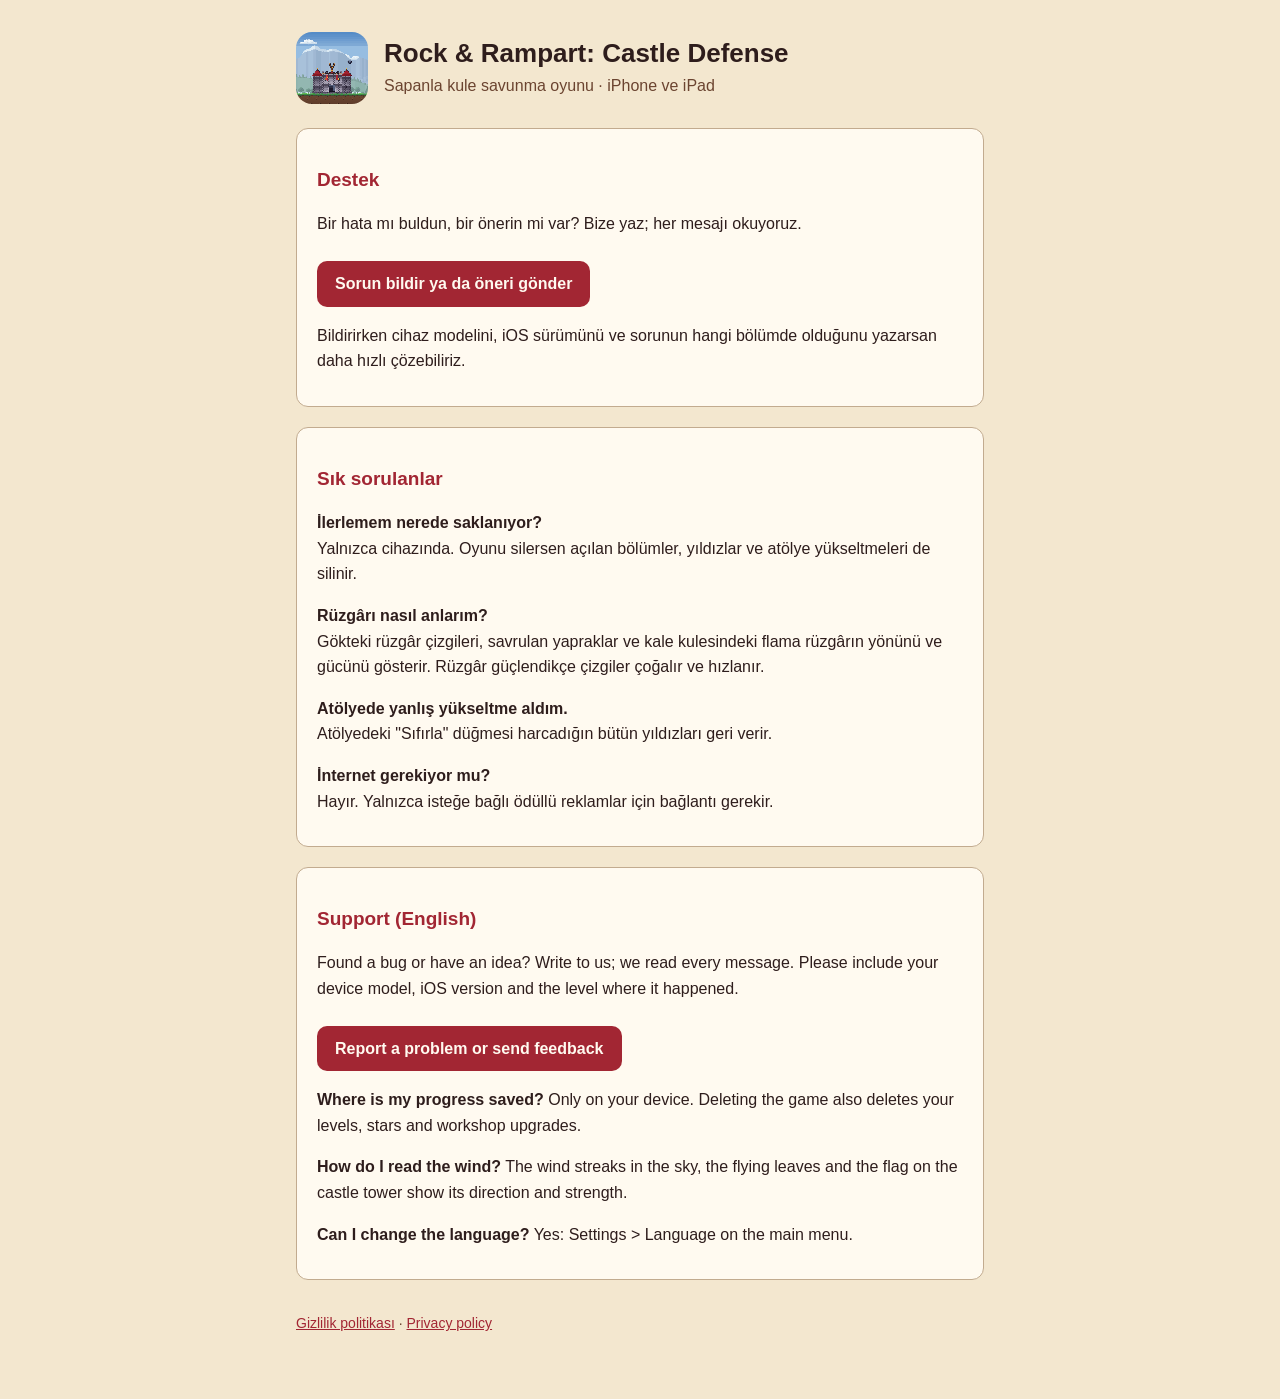
<file: index.html>
<!doctype html>
<html lang="tr">
<head>
	<meta charset="utf-8">
	<meta name="viewport" content="width=device-width, initial-scale=1">
	<title>Rock &amp; Rampart: Castle Defense – Destek</title>
	<meta name="description" content="Rock &amp; Rampart: Castle Defense oyunu için destek ve iletişim.">
	<link rel="icon" href="icon.png">
	<link rel="stylesheet" href="style.css">
</head>
<body>
<main>
	<header>
		<img src="icon.png" alt="Rock &amp; Rampart simgesi">
		<div>
			<h1>Rock &amp; Rampart: Castle Defense</h1>
			<p>Sapanla kule savunma oyunu · iPhone ve iPad</p>
		</div>
	</header>

	<section>
		<h2>Destek</h2>
		<p>Bir hata mı buldun, bir önerin mi var? Bize yaz; her mesajı okuyoruz.</p>
		<a class="button" href="https://github.com/bsozeroglu/rock-and-rampart/issues/new">Sorun bildir ya da öneri gönder</a>
		<p>Bildirirken cihaz modelini, iOS sürümünü ve sorunun hangi bölümde olduğunu yazarsan
		daha hızlı çözebiliriz.</p>
	</section>

	<section>
		<h2>Sık sorulanlar</h2>
		<p><strong>İlerlemem nerede saklanıyor?</strong><br>
		Yalnızca cihazında. Oyunu silersen açılan bölümler, yıldızlar ve atölye yükseltmeleri de silinir.</p>
		<p><strong>Rüzgârı nasıl anlarım?</strong><br>
		Gökteki rüzgâr çizgileri, savrulan yapraklar ve kale kulesindeki flama rüzgârın yönünü ve
		gücünü gösterir. Rüzgâr güçlendikçe çizgiler çoğalır ve hızlanır.</p>
		<p><strong>Atölyede yanlış yükseltme aldım.</strong><br>
		Atölyedeki "Sıfırla" düğmesi harcadığın bütün yıldızları geri verir.</p>
		<p><strong>İnternet gerekiyor mu?</strong><br>
		Hayır. Yalnızca isteğe bağlı ödüllü reklamlar için bağlantı gerekir.</p>
	</section>

	<section id="en" lang="en">
		<h2>Support (English)</h2>
		<p>Found a bug or have an idea? Write to us; we read every message. Please include your device
		model, iOS version and the level where it happened.</p>
		<a class="button" href="https://github.com/bsozeroglu/rock-and-rampart/issues/new">Report a problem or send feedback</a>
		<p><strong>Where is my progress saved?</strong> Only on your device. Deleting the game also
		deletes your levels, stars and workshop upgrades.</p>
		<p><strong>How do I read the wind?</strong> The wind streaks in the sky, the flying leaves and
		the flag on the castle tower show its direction and strength.</p>
		<p><strong>Can I change the language?</strong> Yes: Settings &gt; Language on the main menu.</p>
	</section>

	<nav>
		<a href="gizlilik.html">Gizlilik politikası</a> · <a href="gizlilik.html#en">Privacy policy</a>
	</nav>
</main>
</body>
</html>
</file>
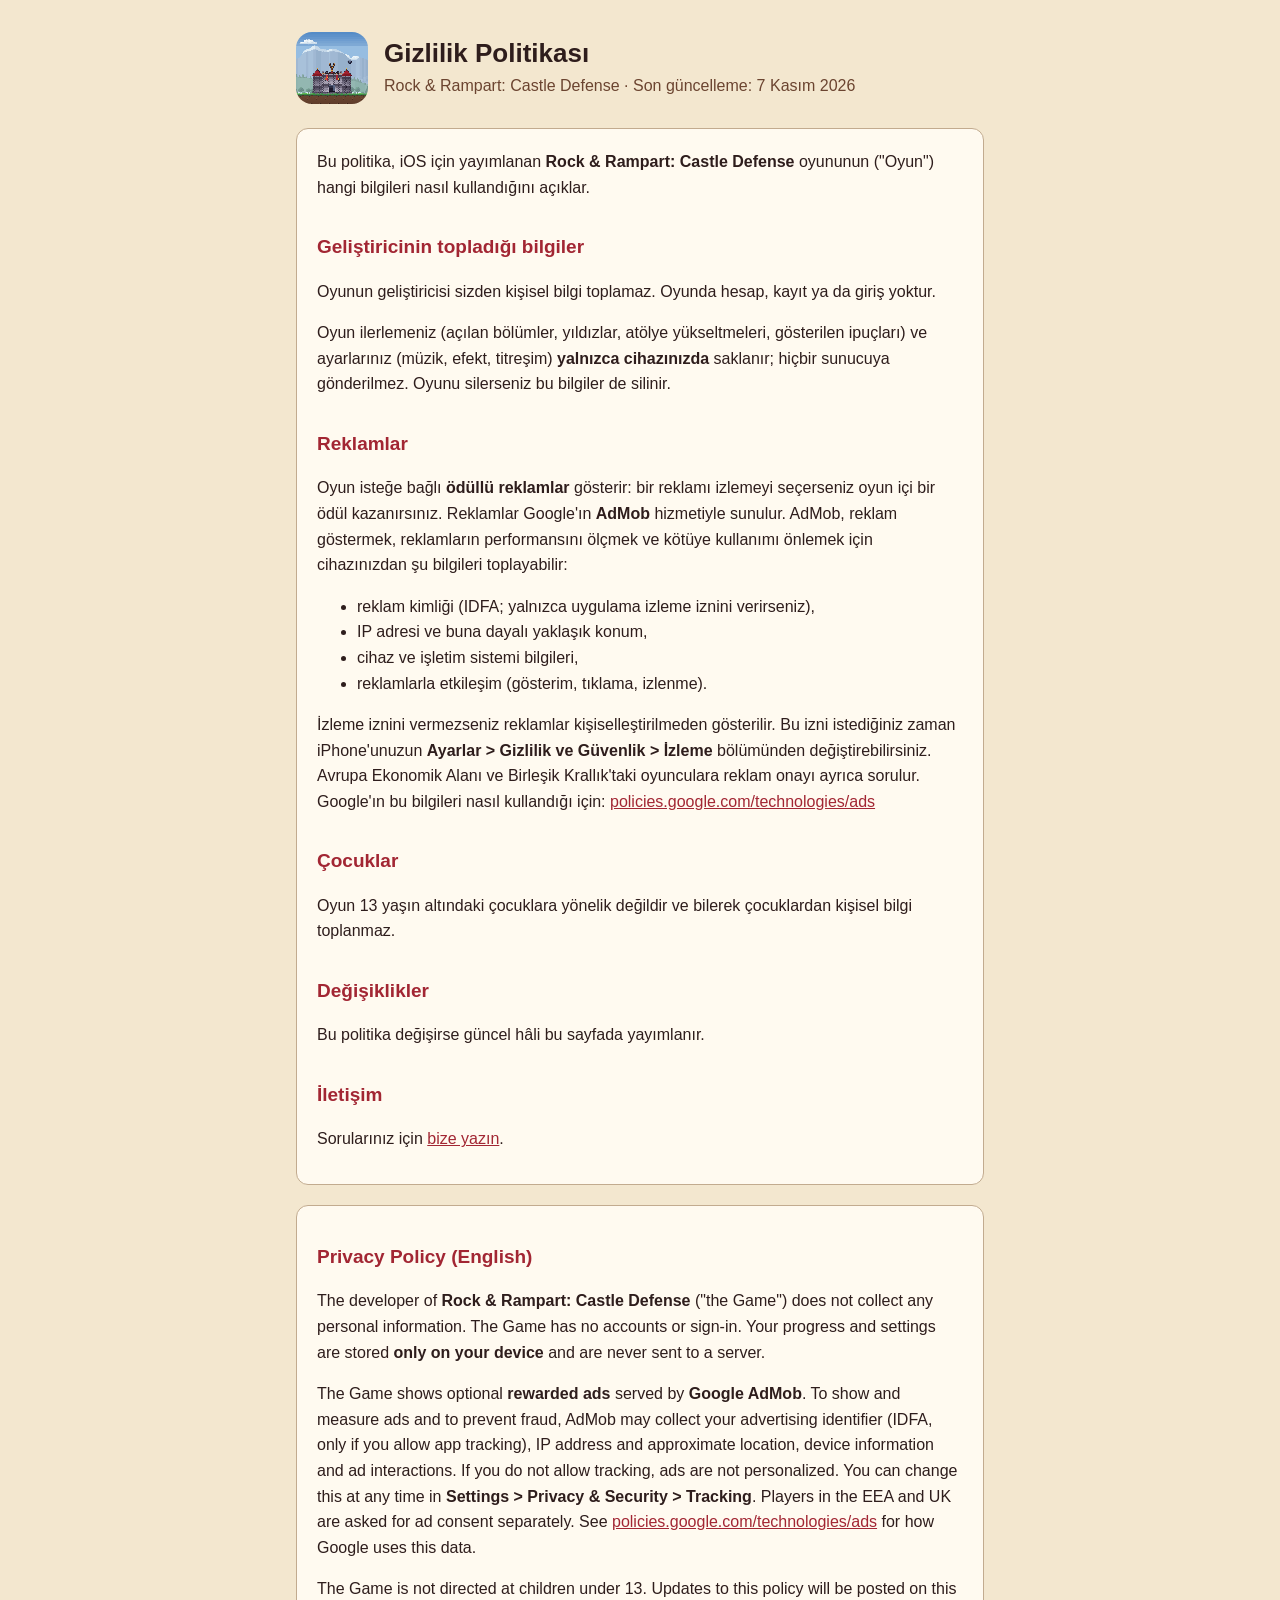
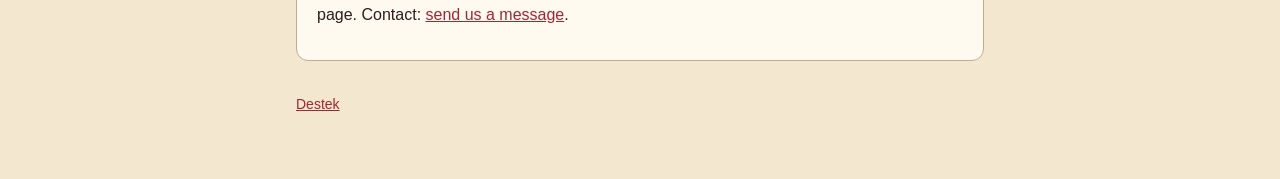
<file: gizlilik.html>
<!doctype html>
<html lang="tr">
<head>
	<meta charset="utf-8">
	<meta name="viewport" content="width=device-width, initial-scale=1">
	<title>Rock &amp; Rampart: Castle Defense – Gizlilik Politikası</title>
	<meta name="description" content="Rock &amp; Rampart: Castle Defense gizlilik politikası.">
	<link rel="icon" href="icon.png">
	<link rel="stylesheet" href="style.css">
</head>
<body>
<main>
	<header>
		<img src="icon.png" alt="Rock &amp; Rampart simgesi">
		<div>
			<h1>Gizlilik Politikası</h1>
			<p>Rock &amp; Rampart: Castle Defense · Son güncelleme: 7 Kasım 2026</p>
		</div>
	</header>

	<section>
		<p>Bu politika, iOS için yayımlanan <strong>Rock &amp; Rampart: Castle Defense</strong> oyununun
		("Oyun") hangi bilgileri nasıl kullandığını açıklar.</p>

		<h2>Geliştiricinin topladığı bilgiler</h2>
		<p>Oyunun geliştiricisi sizden kişisel bilgi toplamaz. Oyunda hesap, kayıt ya da giriş yoktur.</p>
		<p>Oyun ilerlemeniz (açılan bölümler, yıldızlar, atölye yükseltmeleri, gösterilen ipuçları) ve
		ayarlarınız (müzik, efekt, titreşim) <strong>yalnızca cihazınızda</strong> saklanır; hiçbir
		sunucuya gönderilmez. Oyunu silerseniz bu bilgiler de silinir.</p>

		<h2>Reklamlar</h2>
		<p>Oyun isteğe bağlı <strong>ödüllü reklamlar</strong> gösterir: bir reklamı izlemeyi seçerseniz
		oyun içi bir ödül kazanırsınız. Reklamlar Google'ın <strong>AdMob</strong> hizmetiyle sunulur.
		AdMob, reklam göstermek, reklamların performansını ölçmek ve kötüye kullanımı önlemek için
		cihazınızdan şu bilgileri toplayabilir:</p>
		<ul>
			<li>reklam kimliği (IDFA; yalnızca uygulama izleme iznini verirseniz),</li>
			<li>IP adresi ve buna dayalı yaklaşık konum,</li>
			<li>cihaz ve işletim sistemi bilgileri,</li>
			<li>reklamlarla etkileşim (gösterim, tıklama, izlenme).</li>
		</ul>
		<p>İzleme iznini vermezseniz reklamlar kişiselleştirilmeden gösterilir. Bu izni istediğiniz
		zaman iPhone'unuzun <strong>Ayarlar &gt; Gizlilik ve Güvenlik &gt; İzleme</strong> bölümünden
		değiştirebilirsiniz. Avrupa Ekonomik Alanı ve Birleşik Krallık'taki oyunculara reklam onayı
		ayrıca sorulur. Google'ın bu bilgileri nasıl kullandığı için:
		<a href="https://policies.google.com/technologies/ads">policies.google.com/technologies/ads</a></p>

		<h2>Çocuklar</h2>
		<p>Oyun 13 yaşın altındaki çocuklara yönelik değildir ve bilerek çocuklardan kişisel bilgi
		toplanmaz.</p>

		<h2>Değişiklikler</h2>
		<p>Bu politika değişirse güncel hâli bu sayfada yayımlanır.</p>

		<h2>İletişim</h2>
		<p>Sorularınız için <a href="https://github.com/bsozeroglu/rock-and-rampart/issues/new">bize yazın</a>.</p>
	</section>

	<section id="en" lang="en">
		<h2>Privacy Policy (English)</h2>
		<p>The developer of <strong>Rock &amp; Rampart: Castle Defense</strong> ("the Game") does not collect any
		personal information. The Game has no accounts or sign-in. Your progress and settings are stored
		<strong>only on your device</strong> and are never sent to a server.</p>
		<p>The Game shows optional <strong>rewarded ads</strong> served by <strong>Google AdMob</strong>.
		To show and measure ads and to prevent fraud, AdMob may collect your advertising identifier (IDFA,
		only if you allow app tracking), IP address and approximate location, device information and ad
		interactions. If you do not allow tracking, ads are not personalized. You can change this at any
		time in <strong>Settings &gt; Privacy &amp; Security &gt; Tracking</strong>. Players in the EEA and
		UK are asked for ad consent separately. See
		<a href="https://policies.google.com/technologies/ads">policies.google.com/technologies/ads</a>
		for how Google uses this data.</p>
		<p>The Game is not directed at children under 13. Updates to this policy will be posted on this
		page. Contact: <a href="https://github.com/bsozeroglu/rock-and-rampart/issues/new">send us a message</a>.</p>
	</section>

	<nav><a href="index.html">Destek</a></nav>
</main>
</body>
</html>
</file>
<file: style.css>
:root {
	--bg: #f3e7cf;
	--panel: #fffaf0;
	--text: #2e1d1c;
	--muted: #6b4430;
	--accent: #a22633;
	--border: #c2ab8f;
}

@media (prefers-color-scheme: dark) {
	:root {
		--bg: #181425;
		--panel: #262b44;
		--text: #f3e7cf;
		--muted: #c2ab8f;
		--accent: #fee761;
		--border: #3a4466;
	}
}

* {
	box-sizing: border-box;
}

body {
	margin: 0;
	background: var(--bg);
	color: var(--text);
	font: 16px/1.6 -apple-system, BlinkMacSystemFont, "Segoe UI", Roboto, sans-serif;
}

main {
	max-width: 720px;
	margin: 0 auto;
	padding: 32px 16px 64px;
}

header {
	display: flex;
	align-items: center;
	gap: 16px;
	margin-bottom: 24px;
}

header img {
	width: 72px;
	height: 72px;
	border-radius: 16px;
	image-rendering: pixelated;
}

h1 {
	margin: 0;
	font-size: 26px;
	line-height: 1.2;
}

header p {
	margin: 4px 0 0;
	color: var(--muted);
}

h2 {
	margin-top: 32px;
	font-size: 19px;
	color: var(--accent);
}

section {
	background: var(--panel);
	border: 1px solid var(--border);
	border-radius: 12px;
	padding: 4px 20px 16px;
	margin-bottom: 20px;
}

a {
	color: var(--accent);
}

nav {
	margin-top: 32px;
	color: var(--muted);
	font-size: 14px;
}

.button {
	display: inline-block;
	margin-top: 8px;
	padding: 10px 18px;
	border-radius: 10px;
	background: var(--accent);
	color: var(--panel);
	text-decoration: none;
	font-weight: 600;
}
</file>
